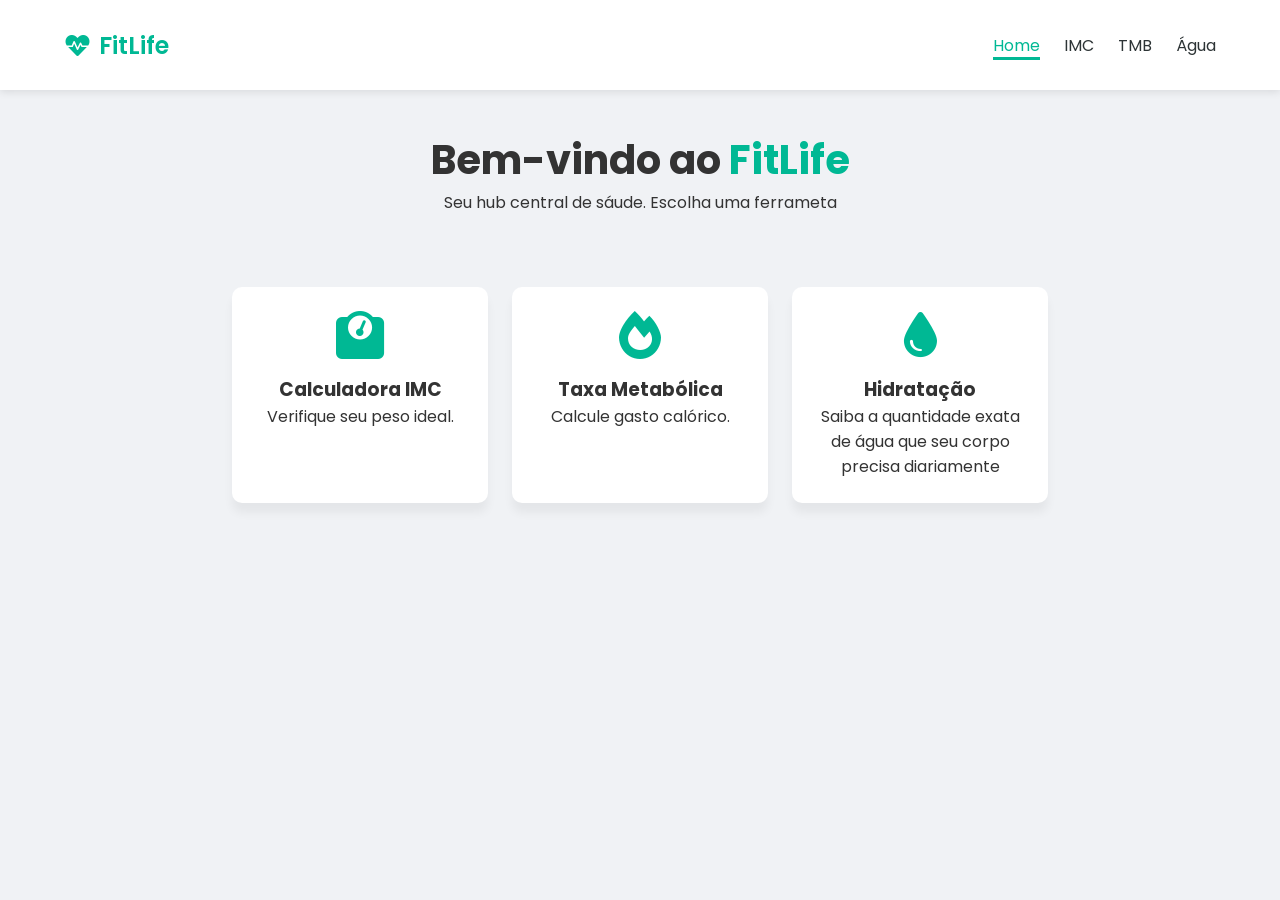
<file: index.html>
<!DOCTYPE html>
<html lang="pt-BR">
<head>
    <meta charset="UTF-8">
    <meta name="viewport" content="width=device-width, initial-scale=1.0">
    <link rel="preconnect" href="https://fonts.googleapis.com">
    <link rel="preconnect" href="https://fonts.gstatic.com" crossorigin>
    <link rel="stylesheet" href="css/styles.css">
    <link
    rel="stylesheet"
    href="https://cdnjs.cloudflare.com/ajax/libs/font-awesome/6.0.0/css/all.min.css"
    />
    <link href="https://fonts.googleapis.com/css2?family=Poppins:ital,wght@0,100;0,200;0,300;0,400;0,500;0,600;0,700;0,800;0,900;1,100;1,200;1,300;1,400;1,500;1,600;1,700;1,800;1,900&display=swap" rel="stylesheet">
    <title>Fitlife</title>
</head>
<body>  

    <nav>
        <a class="logo" href="index.html">
        <i class="fas fa-heartbeat"></i> FitLife
        </a>

        <ul class="nav-links">
            <li><a class="nav-link" id="nav-active" href="index.html">Home</a></li>
            <li><a class="nav-link" href="pages/imc.html">IMC</a></li>
            <li><a class="nav-link" href="pages/tmb.html">TMB</a></li>
            <li><a class="nav-link" href="pages/water.html">Água</a></li>
        </ul>
    </nav>

    <header class="header-container">
        <h1>Bem-vindo ao <span>FitLife</span></h1>
        <p>Seu hub central de sáude. Escolha uma ferrameta</p>
    </header>

    <main>
        <section class="cards-section">
            <a class="feature-card" href="pages/imc.html">
                <i class="fas fa-weight"></i>
                <h3>Calculadora IMC</h3>
                <p>Verifique seu peso ideal.</p>
            </a>
            <a  class="feature-card" href="pages/tmb.html">
                <i class="fas fa-fire"></i>
                <h3>Taxa Metabólica</h3>
                <p>Calcule gasto calórico.</p>
            </a>
            <a  class="feature-card" href="pages/water.html">
                <i class="fas fa-tint"></i>
                <h3>Hidratação</h3>
                <p>Saiba a quantidade exata de água que seu corpo precisa diariamente</p>
            </a>
        </section>
    </main>

</body>
</html>
</file>
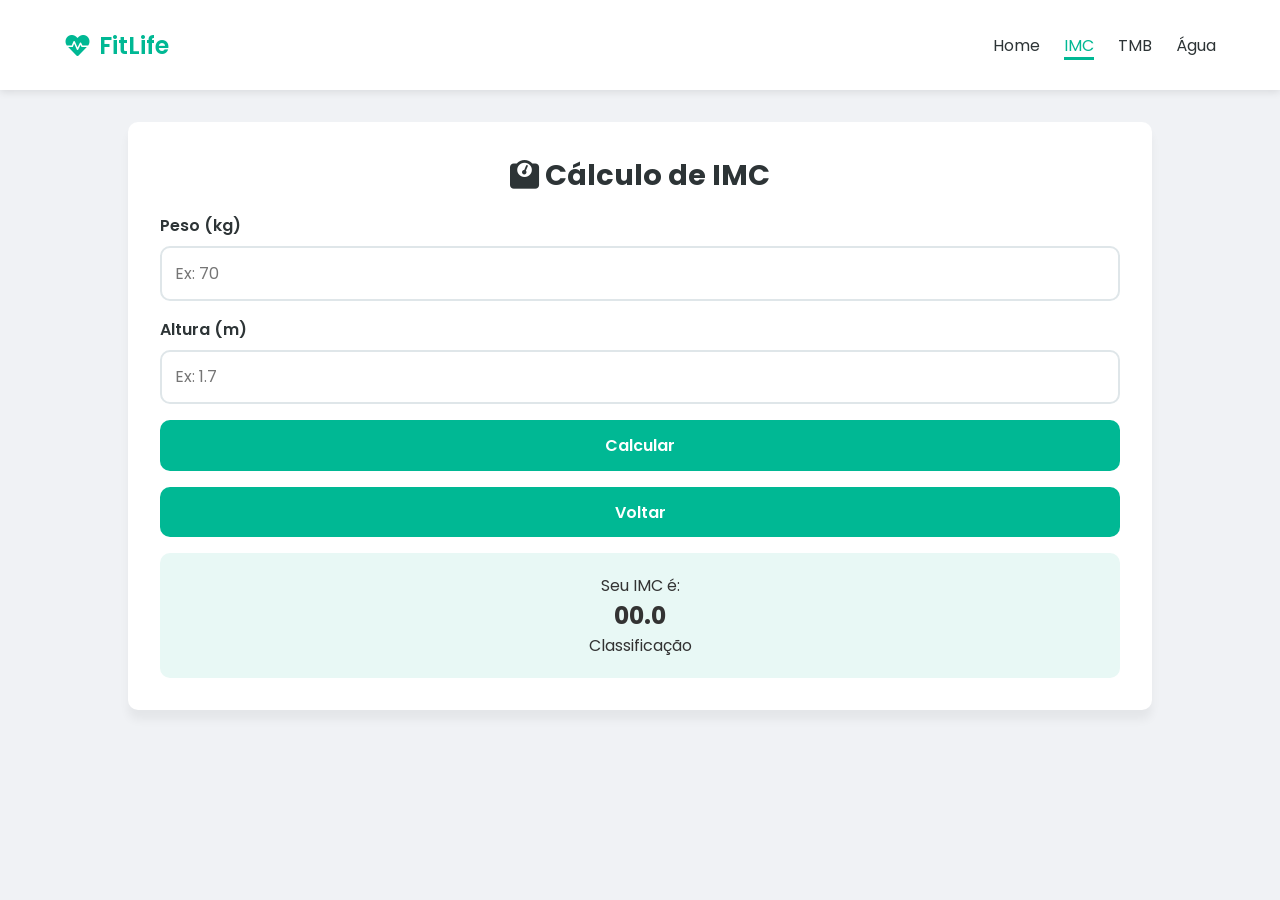
<file: pages/imc.html>
<!DOCTYPE html>
<html lang="pt-BR">
<head>
    <meta charset="UTF-8">
    <meta name="viewport" content="width=device-width, initial-scale=1.0">
    <link rel="preconnect" href="https://fonts.googleapis.com">
    <link rel="preconnect" href="https://fonts.gstatic.com" crossorigin>
    <link rel="stylesheet" href="../css/styles.css">
    <link
    rel="stylesheet"
    href="https://cdnjs.cloudflare.com/ajax/libs/font-awesome/6.0.0/css/all.min.css"
    />
    <link href="https://fonts.googleapis.com/css2?family=Poppins:ital,wght@0,100;0,200;0,300;0,400;0,500;0,600;0,700;0,800;0,900;1,100;1,200;1,300;1,400;1,500;1,600;1,700;1,800;1,900&display=swap" rel="stylesheet">
    <title>FitLife | IMC</title>
</head>
<body>

    <nav>
        <a class="logo" href="../index.html">
            <i class="fas fa-heartbeat"></i> FitLife
        </a>

        <ul class="nav-links">
            <li><a class="nav-link" href="../index.html">Home</a></li>
            <li><a class="nav-link" id="nav-active" href="imc.html">IMC</a></li>
            <li><a class="nav-link" href="tmb.html">TMB</a></li>
            <li><a class="nav-link" href="water.html">Água</a></li>
        </ul>
    </nav>

    <main>
        <section class="tool-container">

            <div class="tool-container-title">
                <h2><i class="fas fa-weight"></i> Cálculo de IMC</h2>
            </div>

            <form>
                <div class="form-group">
                    <label for="weight">Peso (kg)</label>
                    <input type="number" id="weight" placeholder="Ex: 70" required>
                </div>

                <div class="form-group">
                    <label for="height">Altura (m)</label>
                    <input type="number" id="height" placeholder="Ex: 1.7" required
                    step="any"
                    >
                </div>

                <button class="action-btn" type="submit">Calcular</button>
                <a class="action-btn" href="../index.html">Voltar</a>
            </form>

            <div class="result-box">
                <p>Seu IMC é:</p>
                <h2>00.0</h2>
                <p>Classificação</p>
            </div>

        </section>
        
    </main>
    
</body>
</html>
</file>
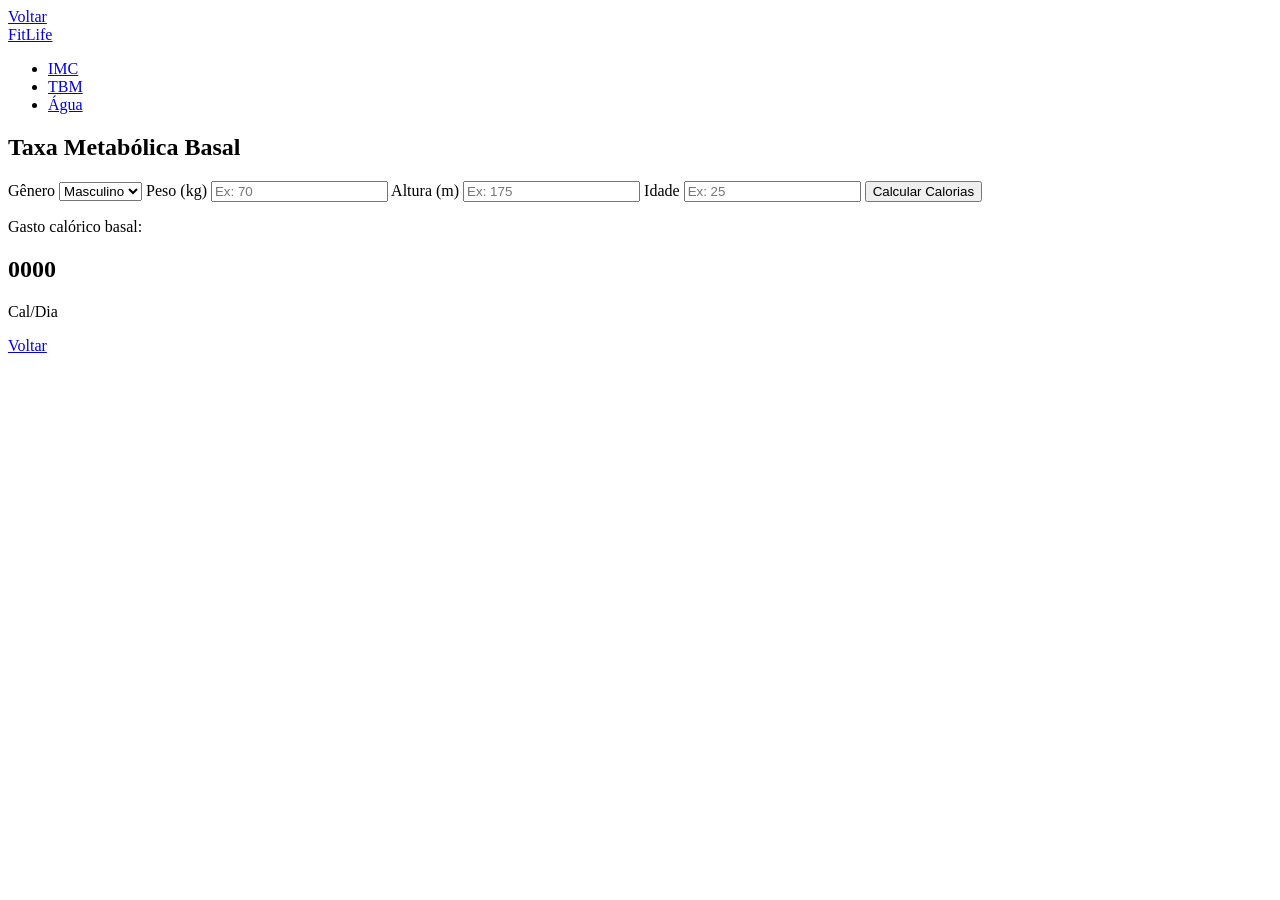
<file: pages/tbm.html>
<!DOCTYPE html>
<html lang="pt-br">
<head>
    <meta charset="UTF-8">
    <meta name="viewport" content="width=device-width, initial-scale=1.0">
    <title>FitLife | TBM</title>
</head>
<body style="font-family: Poppins;">
    <a href="../index.html">Voltar</a>

 <nav>
    <a href="index.html">FitLife</a>

    <ul>
        <li><a href="imc.html">IMC</a></li>
        <li><a href="tbm.html">TBM</a></li>
        <li><a href="water.html">Água</a></li>
    </ul>
    </nav>
    <main>
        <section>
            <h1>Taxa Metabólica Basal</h1>

            <form>       

                 <label for="gender">Gênero</label>  
                 <select id="gender">

                    <option value="male">Masculino</option>
                    <option value="female">Feminino</option>

                 </select>

                <label for="weight">Peso (kg)</label>
                <input type="number" id="weight" placeholder="Ex: 70" required>

                <label for="">Altura (m)</label>
                <input type="number" id="height" placeholder="Ex: 175" required>

                <label for="age">Idade</label>
                <input type="number" id="age" placeholder="Ex: 25" required>

                <button type="submit">Calcular Calorias</button>

            </form>

             <div>
                <p>Gasto calórico basal:</p>
                <h2>0000</h2>
                <p>Cal/Dia</p>
            </div>

            <a href="../index.html">Voltar</a>
        </section>
    </main>
    </body>
</html>
</file>
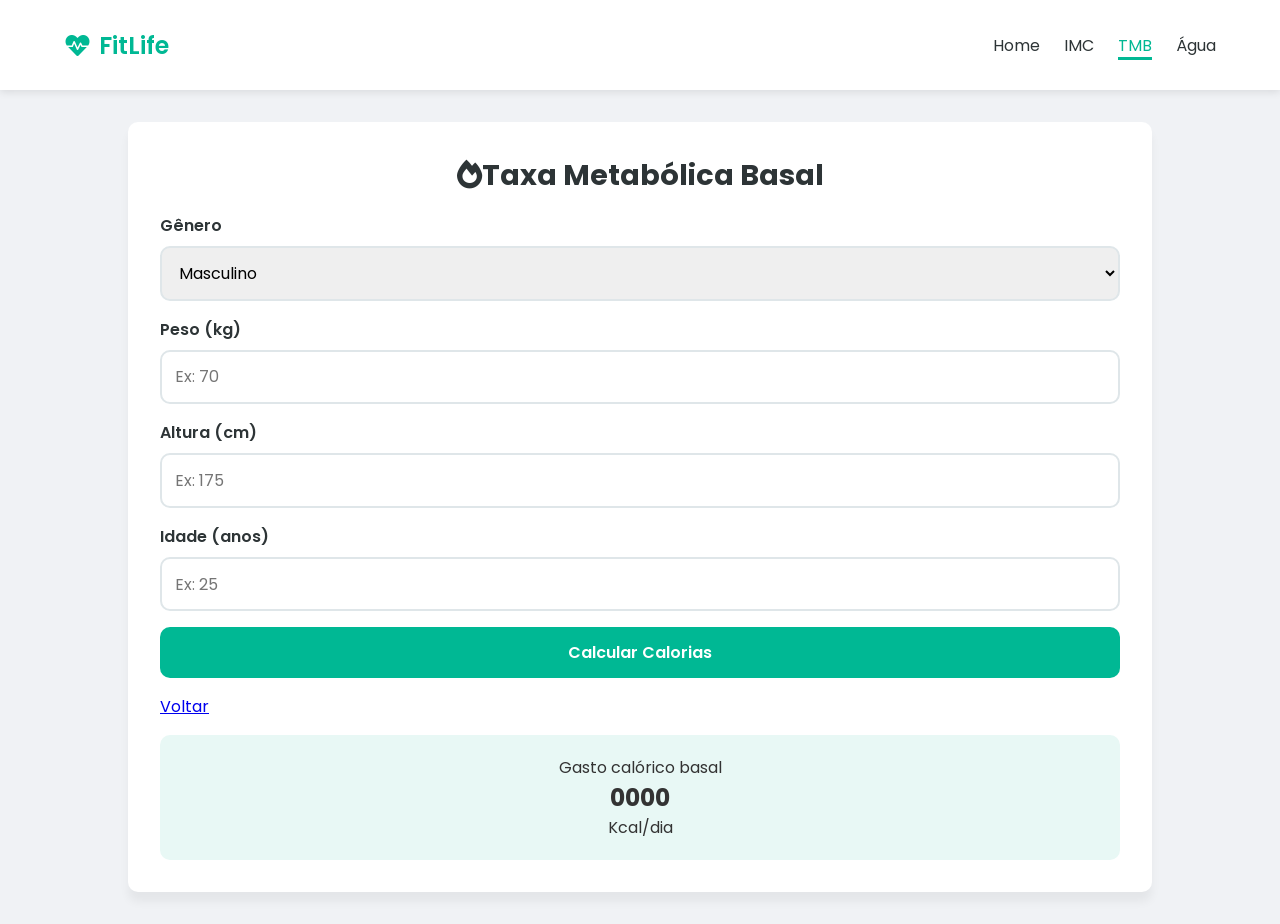
<file: pages/tmb.html>
<!DOCTYPE html>
<html lang="pt-BR">
<head>
    <meta charset="UTF-8">
    <meta name="viewport" content="width=device-width, initial-scale=1.0">
    <link rel="preconnect" href="https://fonts.googleapis.com">
    <link rel="preconnect" href="https://fonts.gstatic.com" crossorigin>
    <link rel="stylesheet" href="../css/styles.css">
    <link
    rel="stylesheet"
    href="https://cdnjs.cloudflare.com/ajax/libs/font-awesome/6.0.0/css/all.min.css"
    />
    <link href="https://fonts.googleapis.com/css2?family=Poppins:ital,wght@0,100;0,200;0,300;0,400;0,500;0,600;0,700;0,800;0,900;1,100;1,200;1,300;1,400;1,500;1,600;1,700;1,800;1,900&display=swap" rel="stylesheet">
    <title>FitLife | TMB</title>
</head>
<body>

    <nav>
         <a class="logo" href="../index.html">
            <i class="fas fa-heartbeat"></i> FitLife
        </a>

        <ul class="nav-links">
            <li><a class="nav-link" href="../index.html">Home</a></li>
            <li><a class="nav-link" href="imc.html">IMC</a></li>
            <li><a class="nav-link" id="nav-active" href="tmb.html">TMB</a></li>
            <li><a class="nav-link" href="water.html">Água</a></li>
        </ul>
    </nav>
    
    <main>
        <section class="tool-container">
            <div class="tool-container-title">
                <h2><i class="fas fa-fire"></i>Taxa Metabólica Basal</h2>
            </div> 

            <form >
                <div class=" form-group">
                    <label for="gender">Gênero</label>
                    <select  id="gender">
                        <option value="male">Masculino</option>
                        <option value="female">Feminino</option>
                    </select>
                </div>

                <div class="form-group">
                    <label for="weight">Peso (kg)</label>
                    <input type="number" id="weight" placeholder="Ex: 70">
                </div>

                <div class="form-group">
                    <label for="height">Altura (cm)</label>
                    <input type="number" id="height" placeholder="Ex: 175">
                </div>

                <div class="form-group">
                    <label for="age">Idade (anos)</label>
                    <input type="number" id="age" placeholder="Ex: 25">
                </div>

                <button class="action-btn" type="submit">Calcular Calorias</button>
            </form>

            <a class="" href="../index.html">Voltar</a>

            <div class="result-box">
                <p>Gasto calórico basal</p>
                <h2>0000</h2>
                <p>Kcal/dia</p>
            </div>

         </section>
    </main>

</body>
</html>
</file>
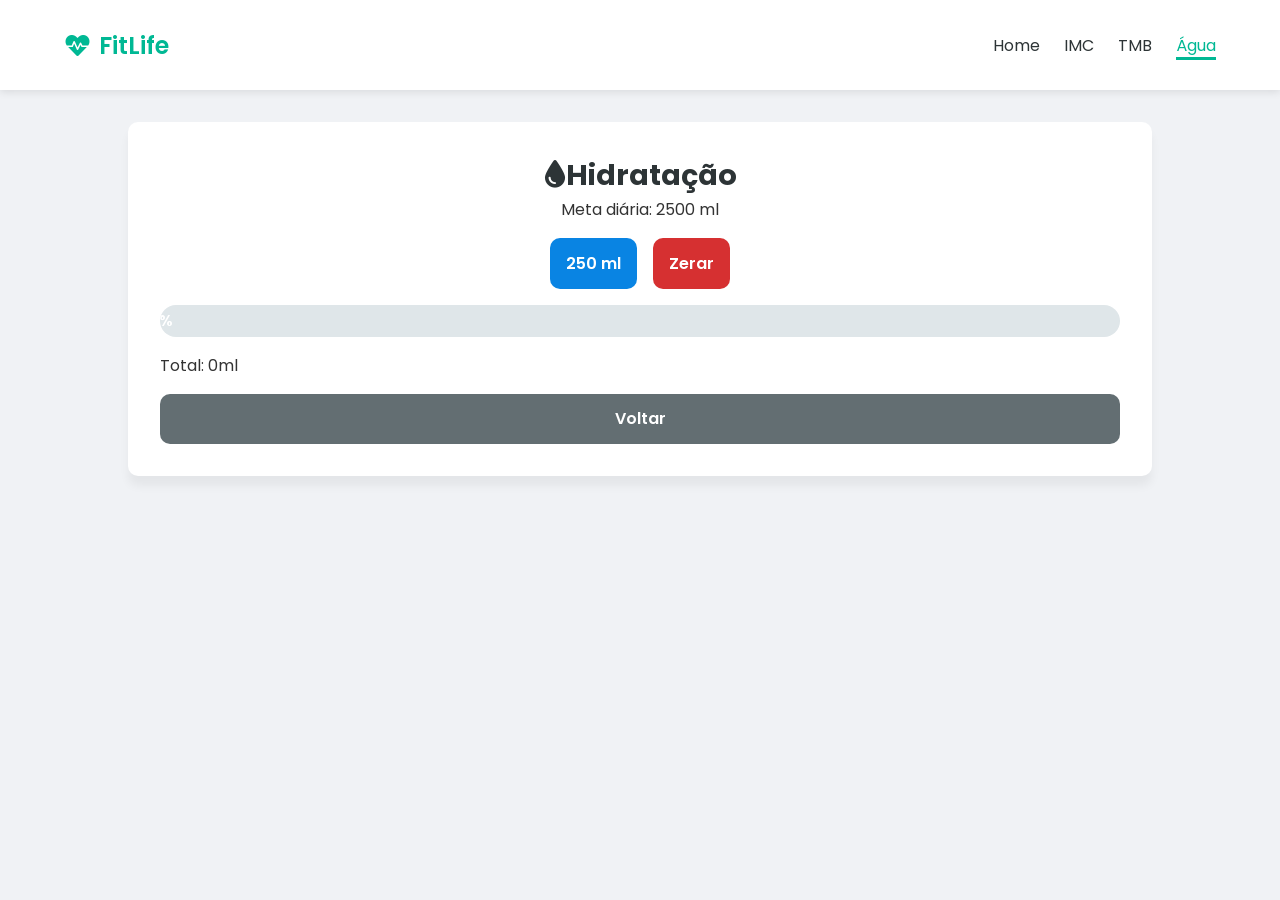
<file: pages/water.html>
<!DOCTYPE html>
<html lang="pt-BR">
<head>
    <meta charset="UTF-8">
    <meta name="viewport" content="width=device-width, initial-scale=1.0">
    <link rel="preconnect" href="https://fonts.googleapis.com">
    <link rel="preconnect" href="https://fonts.gstatic.com" crossorigin>
    <link rel="stylesheet" href="../css/styles.css">
    <link
    rel="stylesheet"
    href="https://cdnjs.cloudflare.com/ajax/libs/font-awesome/6.0.0/css/all.min.css"
    />
    <link rel="stylesheet" href="../css/water.css">
    <link href="https://fonts.googleapis.com/css2?family=Poppins:ital,wght@0,100;0,200;0,300;0,400;0,500;0,600;0,700;0,800;0,900;1,100;1,200;1,300;1,400;1,500;1,600;1,700;1,800;1,900&display=swap" rel="stylesheet">
    <title>FitLife | Água</title>
</head>
<body>

    <nav>
        <a class="logo" href="../index.html">
            <i class="fas fa-heartbeat"></i>FitLife
        </a>

        <ul class="nav-links">
            <li><a class="nav-link" href="../index.html">Home</a></li>
            <li><a class="nav-link" href="imc.html">IMC</a></li>
            <li><a class="nav-link" href="tmb.html">TMB</a></li>
            <li><a class="nav-link" id="nav-active" href="water.html">Água</a></li>
        </ul>
    </nav>
    
    <main>
        <section class="tool-container">

            <div class="tool-container-title">
                <h2><i class="fas fa-tint"></i>Hidratação</h2>
                <p>Meta diária: 2500 ml</p>
             </div>

            <div class="water-controls" >
                <button class="action-btn btn-water-add" type="button">250 ml</button>
                <button class="action-btn  btn-water-reset" type="button">Zerar</button>
            </div>
            
            <div class="progress-container">

                <div class="progress-bar">0%</div>
            
            </div>

            <p>Total: <span>0</span>ml</p>
          

            <a class="action-btn btn-back" href="../index.html">Voltar</a>
        </section>

    </main>

</body>
</html>
</file>
<file: css/styles.css>
/* css-01-variaveis-globais */
:root {
  --primary-color: #00b894;
  --primary-dark: #019477;
  --secondary-color: #2d3436;
  --background-color: #f0f2f5;
  --card-color: #ffffff;
  --text-color: #333333;
  --muted-color: #636e72;
  --danger-color: #d63031;
  --water-color: #0984e3;
  --border-color: #dfe6e9;

  --shadow-md:0 10px 10px rgba(0, 0, 0, 0.05);
}

* {
    margin: 0;
    padding: 0;
    box-sizing: border-box;
}

body {
    font-family: 'Poppins', sans-serif;
    background-color: var(--background-color);
    color: var(--text-color)
}

nav {
    display: flex;
    justify-content: space-between;
    align-items: center;

    height: 10vh;
    background-color: var(--card-color);
    padding: 0 5%;
    box-shadow: 0 2px 8px rgba(0 , 0, 0, 0.1);
}

.logo {
    /* flexbox */
    display: flex;
    align-items: center;
    gap: 0.5rem;
    font-size: 1.5rem;
    color: var(--primary-color);
    text-decoration: none;
    font-weight: 600;
}

.nav-links {
    display: flex;
    list-style: none;
    gap: 1.5rem;
}

.nav-link {
    text-decoration: none;
    color: var(--secondary-color);
    font-size: 1rem;
}

.nav-link:hover {
    color: var(--primary-color)
}

#nav-active { 
    border-bottom: 3px var(--primary-color) solid;
    color: var(--primary-color)
}

.header-container {
    text-align: center;
    padding: 2.5rem 0;
}

.header-container h1 {
    font-size: 2.5rem;
}

.header-container span {
    color: var(--primary-color)
}

main {
    width: 80vw;
    margin: 0 auto;
    padding: 2rem 0;
}

.cards-section {
    display: flex;
    justify-content: center;
    flex-wrap: wrap;
    gap: 1.5rem;
    text-align: center;
}

.feature-card {
    background-color: var(--card-color);
    color: var(--text-color);
    padding: 1.5rem;
    border-radius: 10px;
    text-align: center;
    text-decoration: none;
    box-shadow: var(--shadow-md);
    width: 16rem;
}

.feature-card:hover {
    border: 2px solid var(--primary-color);
}

.feature-card i {
    font-size: 3rem;
    color: var(--primary-color);
    margin-bottom: 1rem;
}

.tool-container {
    display: flex;
    flex-direction: column;
    gap: 1rem;

    width: 100%;
    padding: 2rem;

    background-color: var(--card-color);
    box-shadow: var(--shadow-md);
    border-radius: 10px;
}

.tool-container-title { 
    text-align: center;
}

.tool-container-title h2 {
    color: var(--secondary-color);
    font-size: 1.8rem;
}

.tool-container form {
    display: flex;
    flex-direction: column;
    gap: 1rem;
}

.form-group {
    display: flex;
    flex-direction: column;
    gap: 0.5rem;
}

.form-group label {
    font-weight: 600;
    color: var(--secondary-color);
}

.form-group select,
.form-group input {
    padding: 0.8rem;
    border: 2px solid var(--border-color);
    border-radius: 10px;
    font-size: 1rem;
    font-family: inherit;
}

.form-group input:focus,
.form-group select:focus{
    outline: none;
    border-color: var(--primary-color);
}

.action-btn {
    padding: 0.8rem 1rem;
    background-color: var(--primary-color);
    color: var(--card-color);
    border: none;
    border-radius: 10px;
    font-size: 1rem;
    font-weight: 600;
    font-family: inherit;
    cursor: pointer;
    text-decoration: none;
    text-align: center;
}

.action-btn:hover{
    background-color: var(--primary-dark);
}

.btn-back{
    background-color: var(--muted-color);
}

.btn-back:hover{
    background-color: var(--secondary-color);
}

.result-box{
    padding: 1.25rem;
    background-color: #e8f8f5;
    border-radius: 10px;
    text-align: center;
}

@media (max-width: 480px){
    nav{
        flex-direction: column;
        justify-content: center;
    }
}
</file>
<file: css/water.css>
.water-controls{
    display: flex;
    justify-content: center;
    align-items: center;
    flex-wrap: wrap;
    gap: 1rem;
}

.btn-water-add{
    background-color: var(--water-color);

}

.btn-water-add:hover{
    background-color: #00008B
}

.btn-water-reset{
    background-color: var(--danger-color)
}

.btn-water-reset:hover{
    background-color: #b71c1c
}

.progress-container{
    width: 100%;
    height: 2rem;
    background-color: var(--border-color);
    border-radius: 2rem;
    overflow: hidden;
}

.progress-bar{
    display: flex;
    justify-content: center;
    align-items: center;

    width: 0%;
    height: 100%;
    background-color: var(--water-color);
    color: var(--card-color);
    font-weight: 600;
}
</file>
